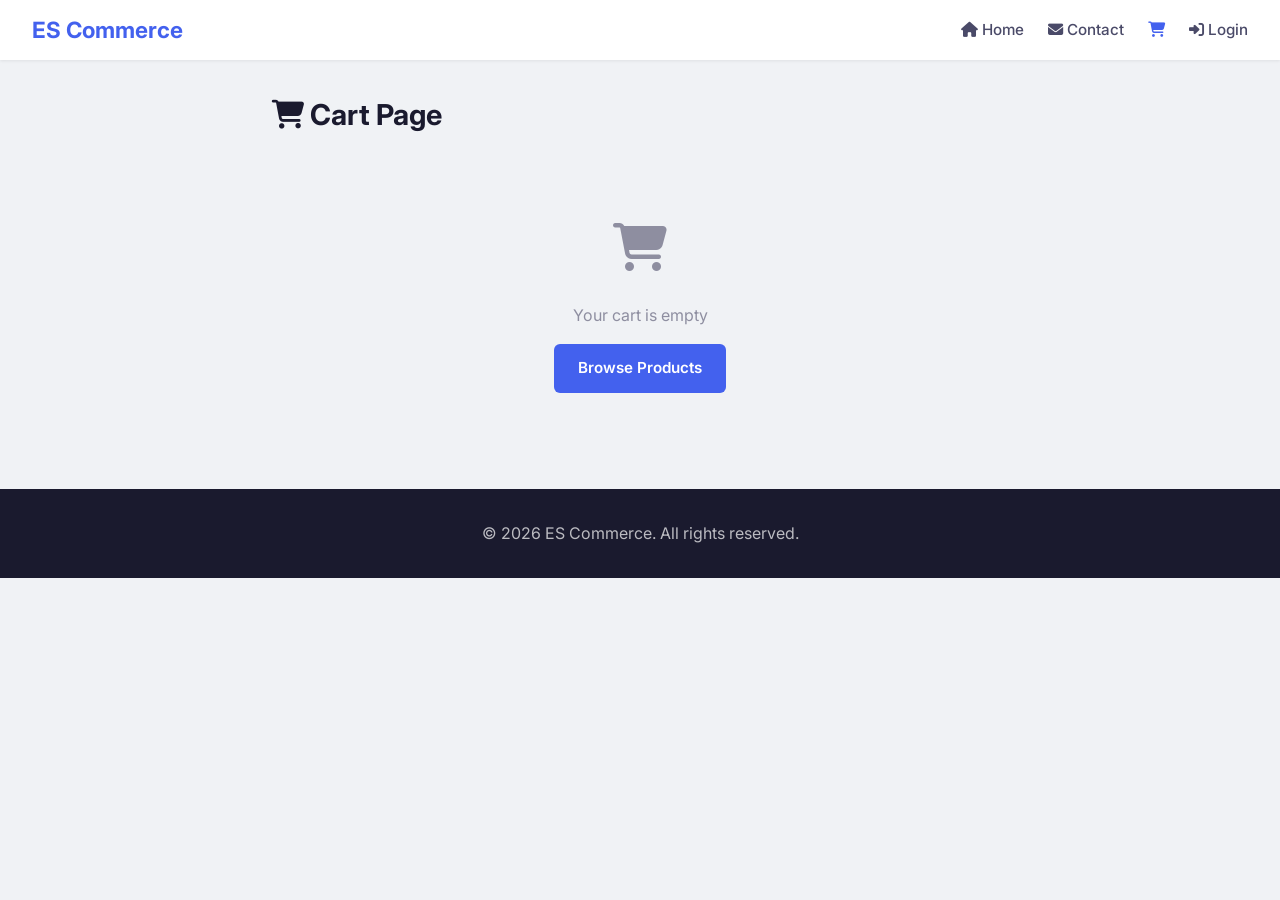
<file: cart.html>
<!DOCTYPE html>
<html lang="en">
<head>
  <meta charset="UTF-8">
  <meta name="viewport" content="width=device-width, initial-scale=1.0">
  <meta name="description" content="Your shopping cart - ES Commerce">
  <title>Cart - ES Commerce</title>
  <link href="https://fonts.googleapis.com/css2?family=Inter:wght@300;400;500;600;700&display=swap" rel="stylesheet">
  <link rel="stylesheet" href="css/styles.css">
  <link rel="stylesheet" href="https://cdnjs.cloudflare.com/ajax/libs/font-awesome/6.5.1/css/all.min.css">
</head>
<body>
  <nav id="main-nav"></nav>
  <div class="cart-page" id="cart-page">
    <h1><i class="fa-solid fa-cart-shopping"></i> Cart Page</h1>
    <div id="cart-items"></div>
    <div id="cart-summary"></div>
  </div>

  <footer class="main-footer">
    <p>&copy; 2026 ES Commerce. All rights reserved.</p>
  </footer>

  <script src="js/app.js"></script>
  <script>
    /** Initializes and renders the cart page. */
    function initCartPage() {
      NavBuilder.build();
      renderCart();
    }

    /** Renders all cart items and the total summary. */
    function renderCart() {
      const cart = CartManager.getCart();
      const itemsContainer = document.getElementById('cart-items');
      const summaryContainer = document.getElementById('cart-summary');

      if (cart.length === 0) {
        itemsContainer.innerHTML = `
          <div class="cart-empty">
            <span><i class="fa-solid fa-cart-shopping" style="font-size:3rem"></i></span>
            <p>Your cart is empty</p>
            <a href="index.html" class="btn btn-primary" style="margin-top:1rem">Browse Products</a>
          </div>`;
        summaryContainer.innerHTML = '';
        return;
      }

      itemsContainer.innerHTML = cart.map(item => {
        const product = ProductManager.getProductById(item.productId);
        if (!product) return '';
        const colorClass = ProductManager.getCategoryColor(product.category);
        return `
          <div class="cart-item">
            <div class="cart-item-icon ${colorClass}">
              <img src="${product.image}" alt="${product.name}">
            </div>
            <div class="cart-item-info">
              <h3>${product.name}</h3>
              <p class="price">${product.price}$</p>
            </div>
            <div class="cart-item-actions">
              <button class="quantity-btn" onclick="changeQty(${product.id}, -1)">
                <i class="fa-solid fa-minus"></i>
              </button>
              <span class="quantity-value">${item.quantity}</span>
              <button class="quantity-btn" onclick="changeQty(${product.id}, 1)">
                <i class="fa-solid fa-plus"></i>
              </button>
            </div>
            <button class="remove-btn" onclick="removeFromCart(${product.id})" title="Remove">
              <i class="fa-solid fa-xmark"></i>
            </button>
          </div>`;
      }).join('');

      const total = CartManager.getTotal();
      summaryContainer.innerHTML = `
        <div class="cart-total">
          <span class="total-label">Total Amount : ${total}$</span>
          <span class="total-amount">${total}$</span>
        </div>
        <div style="text-align:center;margin-top:1.5rem">
          <button class="btn btn-primary btn-lg" onclick="buyNow()" style="min-width:200px">
            <i class="fa-solid fa-bag-shopping"></i> Buy Now
          </button>
        </div>`;
    }

    /** Updates item quantity and re-renders cart. */
    function changeQty(productId, delta) {
      const cart = CartManager.getCart();
      const item = cart.find(i => i.productId === productId);
      if (item) {
        CartManager.updateQuantity(productId, item.quantity + delta);
        renderCart();
      }
    }

    /** Removes an item from cart and re-renders. */
    function removeFromCart(productId) {
      CartManager.removeItem(productId);
      renderCart();
      Toast.show('Item removed from cart', 'info');
    }

    /** Completes the purchase and redirects to order confirmation. */
    function buyNow() {
      if (CartManager.getCart().length === 0) return;
      CartManager.clearCart();
      window.location.href = 'order.html';
    }

    document.addEventListener('DOMContentLoaded', initCartPage);
  </script>
</body>
</html>
</file>
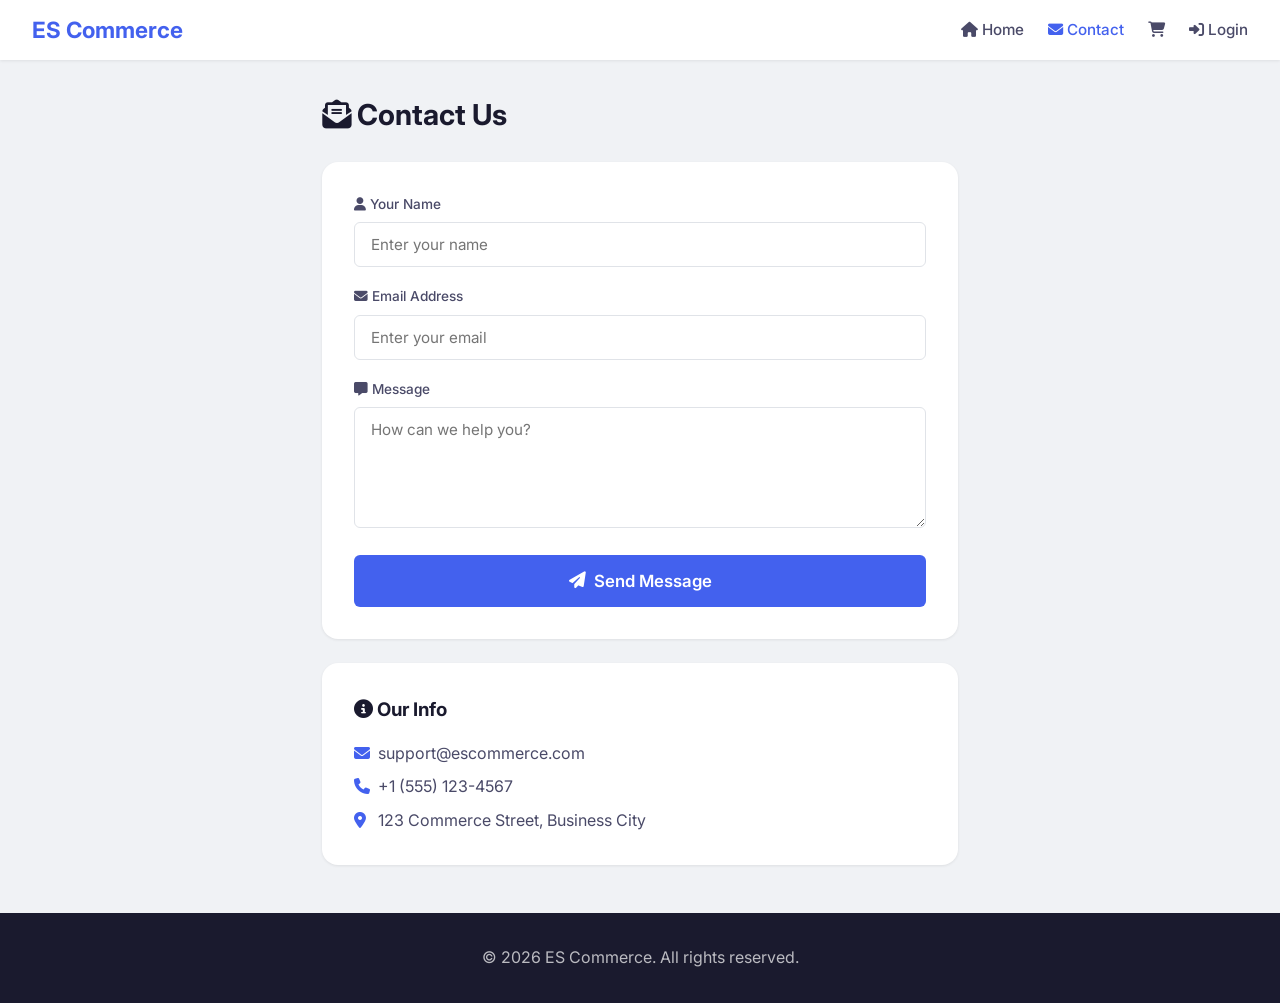
<file: contact.html>
<!DOCTYPE html>
<html lang="en">
<head>
  <meta charset="UTF-8">
  <meta name="viewport" content="width=device-width, initial-scale=1.0">
  <meta name="description" content="Contact us - ES Commerce">
  <title>Contact - ES Commerce</title>
  <link href="https://fonts.googleapis.com/css2?family=Inter:wght@300;400;500;600;700&display=swap" rel="stylesheet">
  <link rel="stylesheet" href="css/styles.css">
  <link rel="stylesheet" href="https://cdnjs.cloudflare.com/ajax/libs/font-awesome/6.5.1/css/all.min.css">
</head>
<body>
  <nav id="main-nav"></nav>

  <div class="contact-page">
    <h1><i class="fa-solid fa-envelope-open-text"></i> Contact Us</h1>
    <div class="contact-card">
      <form id="contact-form">
        <div class="form-group">
          <label for="contact-name"><i class="fa-solid fa-user"></i> Your Name</label>
          <input type="text" id="contact-name" placeholder="Enter your name" required>
          <span class="error-text">Name is required</span>
        </div>
        <div class="form-group">
          <label for="contact-email"><i class="fa-solid fa-envelope"></i> Email Address</label>
          <input type="email" id="contact-email" placeholder="Enter your email" required>
          <span class="error-text">Valid email is required</span>
        </div>
        <div class="form-group">
          <label for="contact-message"><i class="fa-solid fa-message"></i> Message</label>
          <textarea id="contact-message" rows="5" placeholder="How can we help you?" required></textarea>
          <span class="error-text">Message is required</span>
        </div>
        <button type="submit" class="btn btn-primary btn-lg btn-full">
          <i class="fa-solid fa-paper-plane"></i> Send Message
        </button>
      </form>
    </div>

    <div class="contact-card" style="margin-top:1.5rem">
      <h3 style="margin-bottom:1rem"><i class="fa-solid fa-circle-info"></i> Our Info</h3>
      <p style="color:var(--text-medium);margin-bottom:0.5rem">
        <i class="fa-solid fa-envelope" style="width:20px;color:var(--primary)"></i> support@escommerce.com
      </p>
      <p style="color:var(--text-medium);margin-bottom:0.5rem">
        <i class="fa-solid fa-phone" style="width:20px;color:var(--primary)"></i> +1 (555) 123-4567
      </p>
      <p style="color:var(--text-medium)">
        <i class="fa-solid fa-location-dot" style="width:20px;color:var(--primary)"></i> 123 Commerce Street, Business City
      </p>
    </div>
  </div>

  <footer class="main-footer">
    <p>&copy; 2026 ES Commerce. All rights reserved.</p>
  </footer>

  <script src="js/app.js"></script>
  <script>
    /** Initializes the contact page. */
    function initContactPage() {
      NavBuilder.build();

      document.getElementById('contact-form').addEventListener('submit', function(event) {
        event.preventDefault();
        FormValidator.clearErrors(this);

        const name = document.getElementById('contact-name');
        const email = document.getElementById('contact-email');
        const message = document.getElementById('contact-message');
        let valid = true;

        if (!FormValidator.validateRequired(name.value)) {
          FormValidator.showError(name, 'Name is required');
          valid = false;
        }
        if (!FormValidator.validateEmail(email.value)) {
          FormValidator.showError(email, 'Valid email is required');
          valid = false;
        }
        if (!FormValidator.validateRequired(message.value)) {
          FormValidator.showError(message, 'Message is required');
          valid = false;
        }
        if (!valid) return;

        Toast.show('Message sent! We\'ll get back to you soon.', 'success');
        this.reset();
      });
    }

    document.addEventListener('DOMContentLoaded', initContactPage);
  </script>
</body>
</html>
</file>
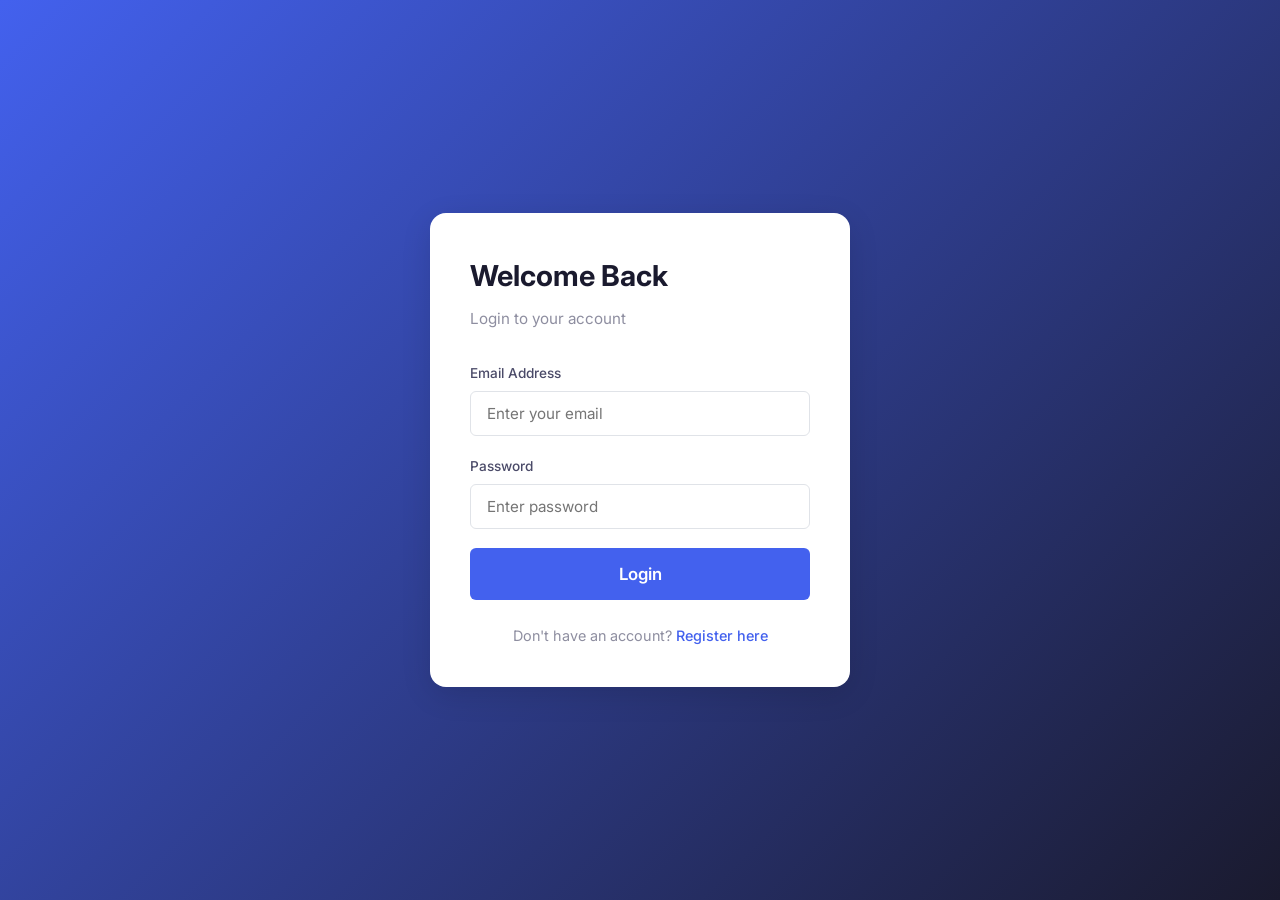
<file: login.html>
<!DOCTYPE html>
<html lang="en">
<head>
  <meta charset="UTF-8">
  <meta name="viewport" content="width=device-width, initial-scale=1.0">
  <meta name="description" content="Log in to your ES Commerce account.">
  <title>Login - ES Commerce</title>
  <link href="https://fonts.googleapis.com/css2?family=Inter:wght@300;400;500;600;700&display=swap" rel="stylesheet">
  <link rel="stylesheet" href="css/styles.css">
  <link rel="stylesheet" href="https://cdnjs.cloudflare.com/ajax/libs/font-awesome/6.5.1/css/all.min.css">
</head>
<body class="auth-page">
  <div class="auth-card">
    <h1>Welcome Back</h1>
    <p class="subtitle">Login to your account</p>
    <form id="login-form">
      <div class="form-group">
        <label for="login-email">Email Address</label>
        <input type="email" id="login-email" placeholder="Enter your email" required>
        <span class="error-text">Valid email is required</span>
      </div>
      <div class="form-group">
        <label for="login-password">Password</label>
        <input type="password" id="login-password" placeholder="Enter password" required>
        <span class="error-text">Password is required</span>
      </div>
      <button type="submit" class="btn btn-primary btn-full btn-lg">Login</button>
    </form>
    <div class="auth-links">
      Don't have an account? <a href="register.html">Register here</a>
    </div>
  </div>

  <script src="js/app.js"></script>
  <script>
    /** Handles login form submission with validation. */
    document.getElementById('login-form').addEventListener('submit', function(event) {
      event.preventDefault();
      FormValidator.clearErrors(this);

      const email = document.getElementById('login-email');
      const password = document.getElementById('login-password');
      let valid = true;

      if (!FormValidator.validateEmail(email.value)) {
        FormValidator.showError(email, 'Please enter a valid email');
        valid = false;
      }
      if (!FormValidator.validateRequired(password.value)) {
        FormValidator.showError(password, 'Password is required');
        valid = false;
      }
      if (!valid) return;

      const result = AuthManager.login(email.value, password.value);
      if (result.success) {
        Toast.show('Login successful! Redirecting...', 'success');
        setTimeout(() => window.location.href = 'index.html', 1000);
      } else {
        Toast.show(result.message, 'error');
      }
    });
  </script>
</body>
</html>
</file>
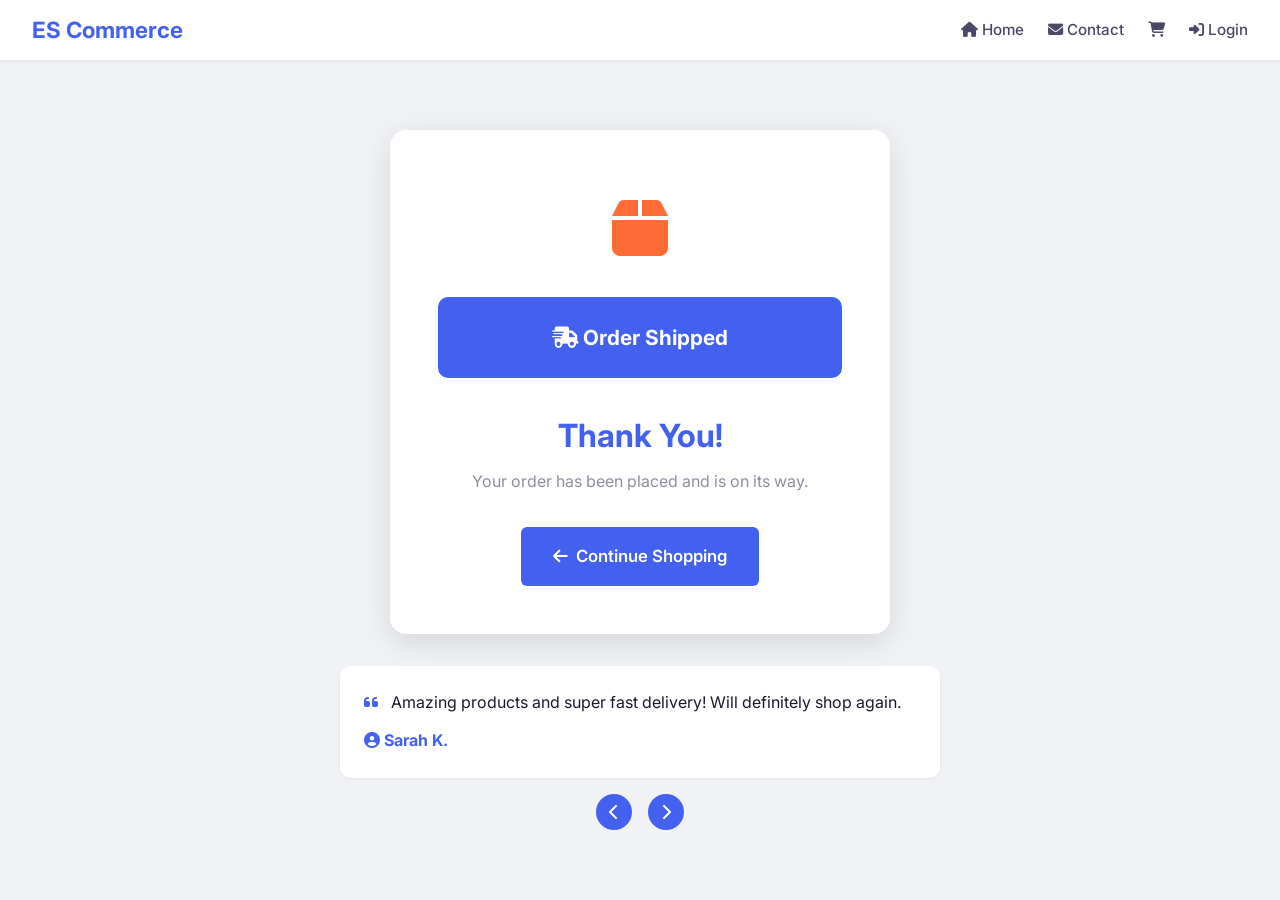
<file: order.html>
<!DOCTYPE html>
<html lang="en">
<head>
  <meta charset="UTF-8">
  <meta name="viewport" content="width=device-width, initial-scale=1.0">
  <meta name="description" content="Order confirmation - ES Commerce">
  <title>Order Shipped - ES Commerce</title>
  <link href="https://fonts.googleapis.com/css2?family=Inter:wght@300;400;500;600;700&display=swap" rel="stylesheet">
  <link rel="stylesheet" href="css/styles.css">
  <link rel="stylesheet" href="https://cdnjs.cloudflare.com/ajax/libs/font-awesome/6.5.1/css/all.min.css">
</head>
<body>
  <nav id="main-nav"></nav>

  <div class="order-page">
    <div class="order-card">
      <div class="icon"><i class="fa-solid fa-box" style="color:var(--accent)"></i></div>
      <div class="order-shipped-banner">
        <i class="fa-solid fa-truck-fast"></i> Order Shipped
      </div>
      <h1>Thank You!</h1>
      <p>Your order has been placed and is on its way.</p>
      <a href="index.html" class="btn btn-primary btn-lg">
        <i class="fa-solid fa-arrow-left"></i> Continue Shopping
      </a>
    </div>

    <!-- Testimonial Slider -->
    <div class="testimonial-slider" id="testimonial-slider">
      <div class="testimonial-card active">
        <p><i class="fa-solid fa-quote-left" style="color:var(--primary);margin-right:0.5rem"></i>
          Amazing products and super fast delivery! Will definitely shop again.</p>
        <strong style="margin-top:0.8rem;display:block;color:var(--primary)">
          <i class="fa-solid fa-user-circle"></i> Sarah K.
        </strong>
      </div>
      <div class="testimonial-card">
        <p><i class="fa-solid fa-quote-left" style="color:var(--primary);margin-right:0.5rem"></i>
          Great prices and the quality exceeded my expectations. Highly recommend!</p>
        <strong style="margin-top:0.8rem;display:block;color:var(--primary)">
          <i class="fa-solid fa-user-circle"></i> Ahmed M.
        </strong>
      </div>
      <div class="testimonial-card">
        <p><i class="fa-solid fa-quote-left" style="color:var(--primary);margin-right:0.5rem"></i>
          Customer service was outstanding. They resolved my issue in minutes.</p>
        <strong style="margin-top:0.8rem;display:block;color:var(--primary)">
          <i class="fa-solid fa-user-circle"></i> Lisa R.
        </strong>
      </div>
      <div class="testimonial-nav">
        <button id="test-prev"><i class="fa-solid fa-chevron-left"></i></button>
        <button id="test-next"><i class="fa-solid fa-chevron-right"></i></button>
      </div>
    </div>
  </div>

  <script src="js/app.js"></script>
  <script>
    let currentTestimonial = 0;

    /** Initializes order page and testimonial slider. */
    function initOrderPage() {
      NavBuilder.build();
      const cards = document.querySelectorAll('.testimonial-card');
      document.getElementById('test-prev').addEventListener('click', () => navigateTestimonial(cards, -1));
      document.getElementById('test-next').addEventListener('click', () => navigateTestimonial(cards, 1));
    }

    /** Navigates testimonial cards by direction (-1 or 1). */
    function navigateTestimonial(cards, direction) {
      cards[currentTestimonial].classList.remove('active');
      currentTestimonial = (currentTestimonial + direction + cards.length) % cards.length;
      cards[currentTestimonial].classList.add('active');
    }

    document.addEventListener('DOMContentLoaded', initOrderPage);
  </script>
</body>
</html>
</file>
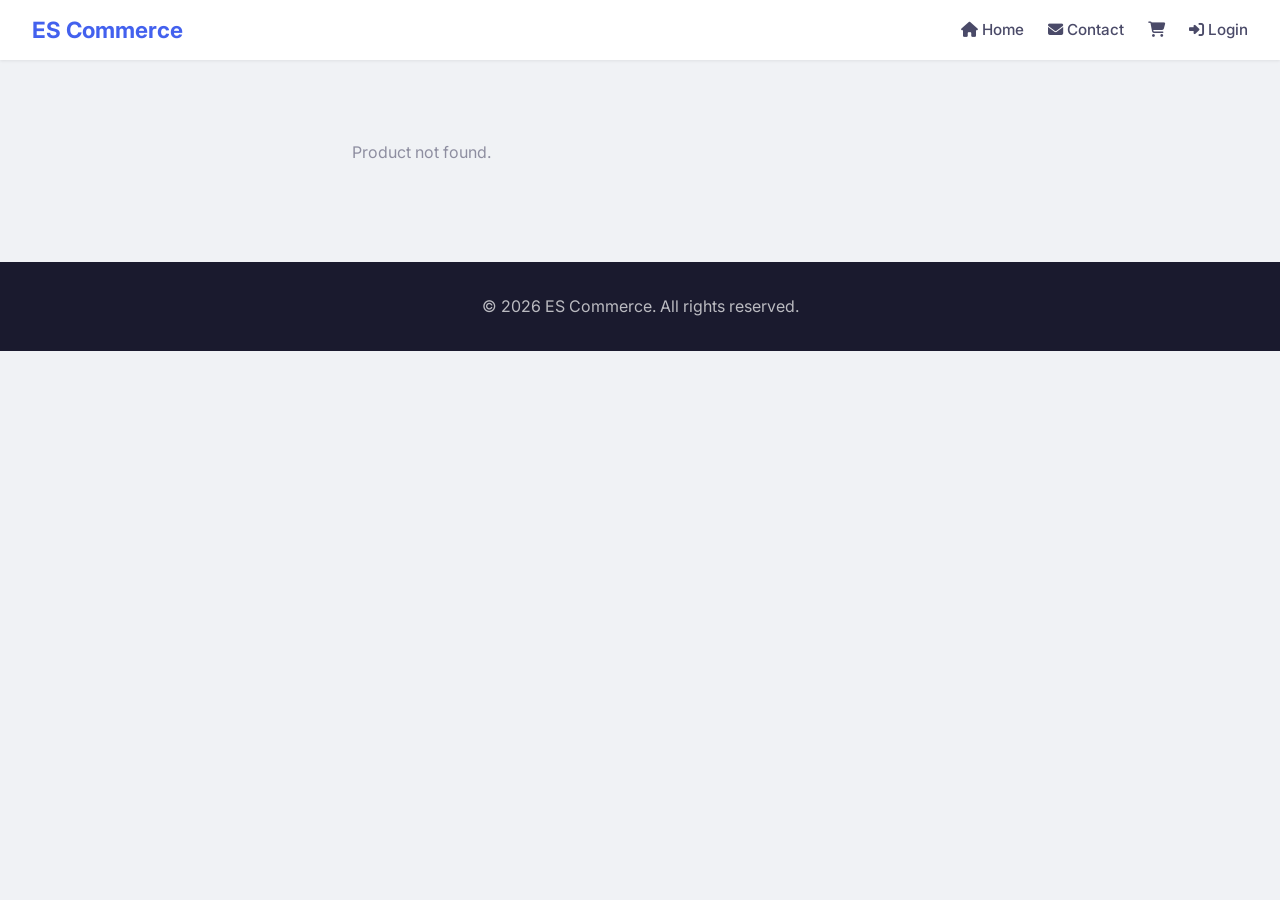
<file: product.html>
<!DOCTYPE html>
<html lang="en">
<head>
  <meta charset="UTF-8">
  <meta name="viewport" content="width=device-width, initial-scale=1.0">
  <meta name="description" content="Product details - ES Commerce">
  <title>Product Details - ES Commerce</title>
  <link href="https://fonts.googleapis.com/css2?family=Inter:wght@300;400;500;600;700&display=swap" rel="stylesheet">
  <link rel="stylesheet" href="css/styles.css">
  <link rel="stylesheet" href="https://cdnjs.cloudflare.com/ajax/libs/font-awesome/6.5.1/css/all.min.css">
</head>
<body>
  <nav id="main-nav"></nav>
  <div class="product-detail" id="product-detail"></div>

  <footer class="main-footer">
    <p>&copy; 2026 ES Commerce. All rights reserved.</p>
  </footer>

  <script src="js/app.js"></script>
  <script>
    let selectedQuantity = 1;

    /** Loads and renders the product based on URL query param. */
    function initProductPage() {
      NavBuilder.build();
      const params = new URLSearchParams(window.location.search);
      const productId = params.get('id');
      const product = ProductManager.getProductById(productId);

      if (!product) {
        document.getElementById('product-detail').innerHTML =
          '<p style="text-align:center;padding:3rem;color:var(--text-light)">Product not found.</p>';
        return;
      }

      document.title = `${product.name} - ES Commerce`;
      const colorClass = ProductManager.getCategoryColor(product.category);

      document.getElementById('product-detail').innerHTML = `
        <div class="product-detail-image ${colorClass}">
          <img src="${product.image}" alt="${product.name}">
        </div>
        <div class="product-detail-info">
          <h1>${product.name}</h1>
          <div class="detail-row">
            <span class="detail-label">Product Name</span>
            <span class="detail-value">: ${product.name}</span>
          </div>
          <div class="detail-row">
            <span class="detail-label">Price</span>
            <span class="detail-value price">: ${product.price}$</span>
          </div>
          <div class="detail-row">
            <span class="detail-label">Category</span>
            <span class="detail-value">: ${product.category}</span>
          </div>
          <div class="detail-row">
            <span class="detail-label">Description</span>
            <span class="detail-value">: ${product.description}</span>
          </div>
          <div class="detail-row">
            <span class="detail-label">Quantity</span>
            <div class="quantity-control">
              <button class="quantity-btn" id="qty-minus"><i class="fa-solid fa-minus"></i></button>
              <span class="quantity-value" id="qty-display">1</span>
              <button class="quantity-btn" id="qty-plus"><i class="fa-solid fa-plus"></i></button>
            </div>
          </div>
          <button class="btn btn-accent btn-lg btn-full" id="add-to-cart-btn">
            <i class="fa-solid fa-cart-plus"></i> Add To Cart
          </button>
        </div>
      `;

      document.getElementById('qty-minus').addEventListener('click', () => updateQuantity(-1));
      document.getElementById('qty-plus').addEventListener('click', () => updateQuantity(1));
      document.getElementById('add-to-cart-btn').addEventListener('click', () => {
        CartManager.addItem(product.id, selectedQuantity);
        Toast.show(`Added ${selectedQuantity}x ${product.name} to cart!`, 'success');
      });
    }

    /** Updates the quantity display, clamped to minimum of 1. */
    function updateQuantity(delta) {
      selectedQuantity = Math.max(1, selectedQuantity + delta);
      document.getElementById('qty-display').textContent = selectedQuantity;
    }

    document.addEventListener('DOMContentLoaded', initProductPage);
  </script>
</body>
</html>
</file>
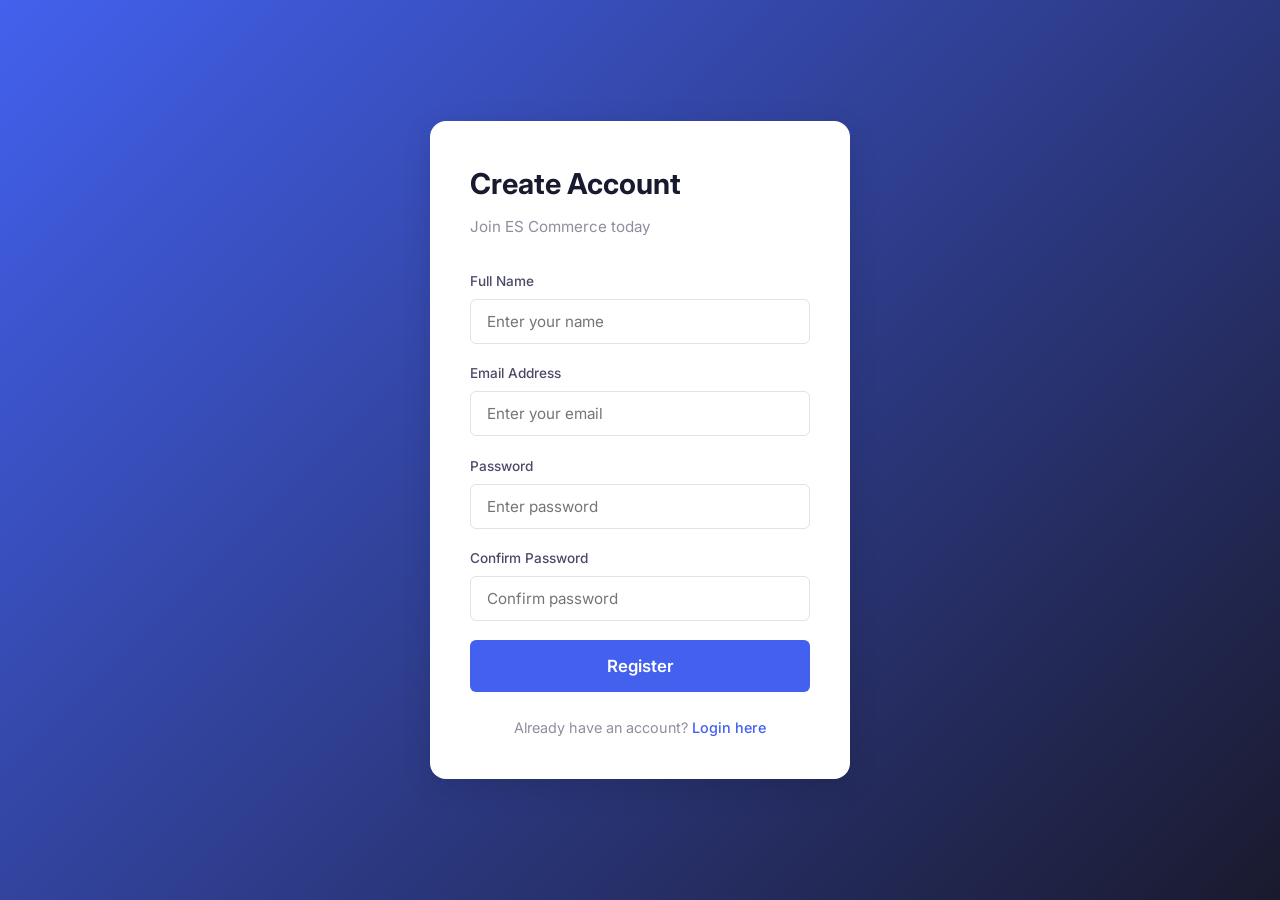
<file: register.html>
<!DOCTYPE html>
<html lang="en">
<head>
  <meta charset="UTF-8">
  <meta name="viewport" content="width=device-width, initial-scale=1.0">
  <meta name="description" content="Create an ES Commerce account to start shopping.">
  <title>Register - ES Commerce</title>
  <link href="https://fonts.googleapis.com/css2?family=Inter:wght@300;400;500;600;700&display=swap" rel="stylesheet">
  <link rel="stylesheet" href="css/styles.css">
  <link rel="stylesheet" href="https://cdnjs.cloudflare.com/ajax/libs/font-awesome/6.5.1/css/all.min.css">
</head>
<body class="auth-page">
  <div class="auth-card">
    <h1>Create Account</h1>
    <p class="subtitle">Join ES Commerce today</p>
    <form id="register-form">
      <div class="form-group">
        <label for="reg-name">Full Name</label>
        <input type="text" id="reg-name" placeholder="Enter your name" required>
        <span class="error-text">Name is required</span>
      </div>
      <div class="form-group">
        <label for="reg-email">Email Address</label>
        <input type="email" id="reg-email" placeholder="Enter your email" required>
        <span class="error-text">Valid email is required</span>
      </div>
      <div class="form-group">
        <label for="reg-password">Password</label>
        <input type="password" id="reg-password" placeholder="Enter password" required>
        <span class="error-text">Password must be at least 6 characters</span>
      </div>
      <div class="form-group">
        <label for="reg-confirm">Confirm Password</label>
        <input type="password" id="reg-confirm" placeholder="Confirm password" required>
        <span class="error-text">Passwords do not match</span>
      </div>
      <button type="submit" class="btn btn-primary btn-full btn-lg">Register</button>
    </form>
    <div class="auth-links">
      Already have an account? <a href="login.html">Login here</a>
    </div>
  </div>

  <script src="js/app.js"></script>
  <script>
    /** Handles the register form submission with full validation. */
    document.getElementById('register-form').addEventListener('submit', function(event) {
      event.preventDefault();
      FormValidator.clearErrors(this);

      const name = document.getElementById('reg-name');
      const email = document.getElementById('reg-email');
      const password = document.getElementById('reg-password');
      const confirm = document.getElementById('reg-confirm');
      let valid = true;

      if (!FormValidator.validateRequired(name.value)) {
        FormValidator.showError(name, 'Name is required');
        valid = false;
      }
      if (!FormValidator.validateEmail(email.value)) {
        FormValidator.showError(email, 'Please enter a valid email');
        valid = false;
      }
      if (!FormValidator.validateMinLength(password.value, 6)) {
        FormValidator.showError(password, 'Password must be at least 6 characters');
        valid = false;
      }
      if (!FormValidator.validateMatch(password.value, confirm.value)) {
        FormValidator.showError(confirm, 'Passwords do not match');
        valid = false;
      }
      if (!valid) return;

      const result = AuthManager.register(name.value, email.value, password.value);
      if (result.success) {
        Toast.show('Account created! Redirecting to login...', 'success');
        setTimeout(() => window.location.href = 'login.html', 1500);
      } else {
        Toast.show(result.message, 'error');
      }
    });
  </script>
</body>
</html>
</file>
<file: css/styles.css>
/* ===========================================
   ES Commerce - Design System & Global Styles
   =========================================== */

:root {
  --primary: #4361ee;
  --primary-hover: #3a56d4;
  --accent: #ff6b35;
  --accent-hover: #e85d2a;
  --bg: #f0f2f5;
  --bg-white: #ffffff;
  --text-dark: #1a1a2e;
  --text-medium: #4a4a68;
  --text-light: #8e8ea0;
  --border: #e0e3e8;
  --success: #27ae60;
  --danger: #e74c3c;
  --shadow-sm: 0 1px 3px rgba(0,0,0,0.08);
  --shadow-md: 0 4px 12px rgba(0,0,0,0.1);
  --shadow-lg: 0 8px 30px rgba(0,0,0,0.12);
  --radius-sm: 6px;
  --radius-md: 10px;
  --radius-lg: 16px;
  --font: 'Inter', sans-serif;
  --transition: all 0.3s ease;
}

*, *::before, *::after { margin: 0; padding: 0; box-sizing: border-box; }

body {
  font-family: var(--font);
  background: var(--bg);
  color: var(--text-dark);
  line-height: 1.6;
  min-height: 100vh;
}

a { text-decoration: none; color: inherit; }
ul { list-style: none; }
img { max-width: 100%; display: block; }
button { cursor: pointer; border: none; font-family: inherit; }
input, select, textarea { font-family: inherit; }

/* ---- Navigation ---- */
.main-nav {
  display: flex;
  align-items: center;
  justify-content: space-between;
  padding: 0 2rem;
  height: 60px;
  background: var(--bg-white);
  box-shadow: var(--shadow-sm);
  position: sticky;
  top: 0;
  z-index: 100;
}

.nav-brand { font-size: 1.4rem; font-weight: 700; color: var(--primary); }

.nav-links { display: flex; align-items: center; gap: 1.5rem; }

.nav-links a {
  color: var(--text-medium);
  font-weight: 500;
  font-size: 0.95rem;
  transition: var(--transition);
}

.nav-links a:hover, .nav-links a.active { color: var(--primary); }

.nav-cart { position: relative; }

.cart-badge {
  position: absolute;
  top: -8px;
  right: -12px;
  background: var(--accent);
  color: white;
  font-size: 0.7rem;
  width: 18px;
  height: 18px;
  border-radius: 50%;
  display: flex;
  align-items: center;
  justify-content: center;
  font-weight: 600;
}

/* ---- Auth Pages ---- */
.auth-page {
  display: flex;
  align-items: center;
  justify-content: center;
  min-height: 100vh;
  background: linear-gradient(135deg, #4361ee 0%, #1a1a2e 100%);
  padding: 2rem;
}

.auth-card {
  background: var(--bg-white);
  border-radius: var(--radius-lg);
  padding: 2.5rem;
  width: 100%;
  max-width: 420px;
  box-shadow: var(--shadow-lg);
}

.auth-card h1 { font-size: 1.8rem; margin-bottom: 0.5rem; }
.auth-card .subtitle { color: var(--text-light); margin-bottom: 2rem; font-size: 0.95rem; }

.form-group { margin-bottom: 1.2rem; }
.form-group label { display: block; font-size: 0.85rem; font-weight: 500; color: var(--text-medium); margin-bottom: 0.4rem; }

.form-group input,
.form-group textarea,
.form-group select {
  width: 100%;
  padding: 0.75rem 1rem;
  border: 1.5px solid var(--border);
  border-radius: var(--radius-sm);
  font-size: 0.95rem;
  transition: var(--transition);
  background: var(--bg-white);
  color: var(--text-dark);
}

.form-group input:focus,
.form-group textarea:focus,
.form-group select:focus {
  outline: none;
  border-color: var(--primary);
  box-shadow: 0 0 0 3px rgba(67, 97, 238, 0.15);
}

.form-group .error-text { color: var(--danger); font-size: 0.8rem; margin-top: 0.3rem; display: none; }
.form-group.error input { border-color: var(--danger); }
.form-group.error .error-text { display: block; }

.auth-links { text-align: center; margin-top: 1.5rem; font-size: 0.9rem; color: var(--text-light); }
.auth-links a { color: var(--primary); font-weight: 500; }
.auth-links a:hover { text-decoration: underline; }

/* ---- Buttons ---- */
.btn {
  display: inline-flex;
  align-items: center;
  justify-content: center;
  gap: 0.5rem;
  padding: 0.75rem 1.5rem;
  border-radius: var(--radius-sm);
  font-weight: 600;
  font-size: 0.95rem;
  transition: var(--transition);
  border: none;
}

.btn-primary { background: var(--primary); color: white; }
.btn-primary:hover { background: var(--primary-hover); transform: translateY(-1px); box-shadow: var(--shadow-md); }
.btn-accent { background: var(--accent); color: white; }
.btn-accent:hover { background: var(--accent-hover); transform: translateY(-1px); box-shadow: var(--shadow-md); }
.btn-outline { background: transparent; border: 1.5px solid var(--border); color: var(--text-medium); }
.btn-outline:hover { border-color: var(--primary); color: var(--primary); }
.btn-full { width: 100%; }
.btn-lg { padding: 1rem 2rem; font-size: 1.05rem; }

/* ---- Hero Slider ---- */
.hero-slider {
  position: relative;
  height: 350px;
  overflow: hidden;
  border-radius: var(--radius-lg);
  margin: 1.5rem 2rem;
}

.slide {
  position: absolute;
  inset: 0;
  display: flex;
  align-items: center;
  justify-content: center;
  flex-direction: column;
  gap: 1rem;
  padding: 2rem;
  opacity: 0;
  transition: opacity 0.8s ease;
}

.slide.active { opacity: 1; }

.slide h2 { font-size: 2.2rem; color: white; text-align: center; text-shadow: 0 2px 8px rgba(0,0,0,0.3); }
.slide p { color: rgba(255,255,255,0.9); font-size: 1.1rem; text-align: center; }
.slide-1 { background: linear-gradient(135deg, #4361ee, #3a0ca3); }
.slide-2 { background: linear-gradient(135deg, #f72585, #b5179e); }
.slide-3 { background: linear-gradient(135deg, #ff6b35, #e85d2a); }

.slider-dots { position: absolute; bottom: 1rem; left: 50%; transform: translateX(-50%); display: flex; gap: 0.5rem; }
.slider-dot { width: 10px; height: 10px; border-radius: 50%; background: rgba(255,255,255,0.5); cursor: pointer; transition: var(--transition); border: none; }
.slider-dot.active { background: white; transform: scale(1.3); }

/* ---- Products Section ---- */
.products-section { padding: 2rem; }
.section-title { font-size: 1.6rem; font-weight: 700; margin-bottom: 1.5rem; }

.products-layout { display: flex; gap: 2rem; }

.filter-sidebar { width: 200px; flex-shrink: 0; }
.filter-sidebar h3 { font-size: 1rem; font-weight: 600; margin-bottom: 0.8rem; }

.category-list button {
  display: block;
  width: 100%;
  text-align: left;
  padding: 0.6rem 1rem;
  background: none;
  border-radius: var(--radius-sm);
  font-size: 0.9rem;
  color: var(--text-medium);
  transition: var(--transition);
  margin-bottom: 0.3rem;
}

.category-list button:hover, .category-list button.active { background: var(--primary); color: white; }

.filter-bar { display: flex; gap: 0.8rem; margin-bottom: 1.5rem; flex-wrap: wrap; }
.filter-bar select {
  padding: 0.5rem 1rem;
  border: 1.5px solid var(--border);
  border-radius: var(--radius-sm);
  font-size: 0.85rem;
  background: var(--bg-white);
  color: var(--text-medium);
}

.products-grid {
  display: grid;
  grid-template-columns: repeat(auto-fill, minmax(220px, 1fr));
  gap: 1.5rem;
  flex: 1;
}

/* ---- Product Card ---- */
.product-card {
  background: var(--bg-white);
  border-radius: var(--radius-md);
  overflow: hidden;
  box-shadow: var(--shadow-sm);
  transition: var(--transition);
  cursor: pointer;
}

.product-card:hover { transform: translateY(-4px); box-shadow: var(--shadow-md); }

.product-card-image {
  height: 180px;
  display: flex;
  align-items: center;
  justify-content: center;
  font-size: 3.5rem;
  overflow: hidden;
}

.product-card-image img {
  width: 100%;
  height: 100%;
  object-fit: cover;
  transition: transform 0.3s ease;
}

.product-card:hover .product-card-image img {
  transform: scale(1.05);
}

.product-detail-image img {
  width: 100%;
  height: 100%;
  object-fit: cover;
  border-radius: var(--radius-lg);
}

.cart-item-icon img {
  width: 100%;
  height: 100%;
  object-fit: cover;
  border-radius: var(--radius-sm);
}

.product-card-body { padding: 1rem; }
.product-card-body h3 { font-size: 0.95rem; font-weight: 600; margin-bottom: 0.3rem; }
.product-card-body .price { font-size: 1.1rem; font-weight: 700; color: var(--primary); }

.product-card-actions { display: flex; gap: 0.5rem; padding: 0 1rem 1rem; }
.product-card-actions button {
  flex: 1;
  padding: 0.5rem;
  border-radius: var(--radius-sm);
  font-size: 0.8rem;
  font-weight: 500;
  transition: var(--transition);
}

.cat-school { background: linear-gradient(135deg, #dbeafe, #bfdbfe); }
.cat-clothes { background: linear-gradient(135deg, #fce7f3, #fbcfe8); }
.cat-makeup { background: linear-gradient(135deg, #fef3c7, #fde68a); }
.cat-phones { background: linear-gradient(135deg, #d1fae5, #a7f3d0); }

/* ---- Product Detail ---- */
.product-detail {
  max-width: 900px;
  margin: 2rem auto;
  padding: 0 2rem;
  display: grid;
  grid-template-columns: 1fr 1fr;
  gap: 2.5rem;
}

.product-detail-image {
  height: 400px;
  border-radius: var(--radius-lg);
  display: flex;
  align-items: center;
  justify-content: center;
  font-size: 6rem;
}

.product-detail-info h1 { font-size: 1.8rem; margin-bottom: 1rem; }

.detail-row { display: flex; margin-bottom: 0.8rem; font-size: 1rem; }
.detail-label { font-weight: 600; width: 120px; color: var(--text-medium); }
.detail-value { color: var(--text-dark); }
.detail-value.price { font-size: 1.3rem; font-weight: 700; color: var(--primary); }

.quantity-control { display: flex; align-items: center; gap: 0.8rem; margin: 1.5rem 0; }
.quantity-btn {
  width: 36px;
  height: 36px;
  border-radius: var(--radius-sm);
  background: var(--bg);
  border: 1.5px solid var(--border);
  font-size: 1.2rem;
  display: flex;
  align-items: center;
  justify-content: center;
  transition: var(--transition);
}
.quantity-btn:hover { border-color: var(--primary); color: var(--primary); }
.quantity-value { font-size: 1.1rem; font-weight: 600; min-width: 30px; text-align: center; }

/* ---- Cart Page ---- */
.cart-page { max-width: 800px; margin: 2rem auto; padding: 0 2rem; }
.cart-page h1 { font-size: 1.8rem; margin-bottom: 1.5rem; }

.cart-item {
  display: flex;
  align-items: center;
  gap: 1.5rem;
  padding: 1.2rem;
  background: var(--bg-white);
  border-radius: var(--radius-md);
  box-shadow: var(--shadow-sm);
  margin-bottom: 1rem;
}

.cart-item-icon {
  width: 60px;
  height: 60px;
  border-radius: var(--radius-sm);
  display: flex;
  align-items: center;
  justify-content: center;
  font-size: 1.8rem;
  flex-shrink: 0;
}

.cart-item-info { flex: 1; }
.cart-item-info h3 { font-size: 1rem; font-weight: 600; }
.cart-item-info .price { font-size: 0.9rem; color: var(--text-light); }
.cart-item-actions { display: flex; align-items: center; gap: 0.6rem; }

.cart-total {
  display: flex;
  justify-content: space-between;
  align-items: center;
  padding: 1.5rem;
  background: var(--bg-white);
  border-radius: var(--radius-md);
  box-shadow: var(--shadow-sm);
  margin-top: 1.5rem;
}

.cart-total .total-label { font-size: 1.1rem; font-weight: 600; color: var(--accent); }
.cart-total .total-amount { font-size: 1.4rem; font-weight: 700; color: var(--primary); }
.cart-empty { text-align: center; padding: 3rem; color: var(--text-light); }
.cart-empty span { font-size: 3rem; display: block; margin-bottom: 1rem; }

.remove-btn {
  background: none;
  color: var(--danger);
  font-size: 1.2rem;
  padding: 0.3rem;
  transition: var(--transition);
}
.remove-btn:hover { transform: scale(1.2); }

/* ---- Order Page ---- */
.order-page {
  display: flex;
  flex-direction: column;
  align-items: center;
  justify-content: center;
  min-height: calc(100vh - 60px);
  padding: 2rem;
}

.order-card {
  background: var(--bg-white);
  border-radius: var(--radius-lg);
  padding: 3rem;
  text-align: center;
  box-shadow: var(--shadow-lg);
  max-width: 500px;
  width: 100%;
}

.order-card .icon { font-size: 4rem; margin-bottom: 1rem; }
.order-card h1 { font-size: 2rem; color: var(--primary); margin-bottom: 0.5rem; }
.order-card p { color: var(--text-light); margin-bottom: 2rem; }

.order-shipped-banner {
  background: var(--primary);
  color: white;
  padding: 1.5rem;
  border-radius: var(--radius-md);
  font-size: 1.3rem;
  font-weight: 700;
  margin-bottom: 2rem;
}

.testimonial-slider { margin-top: 2rem; max-width: 600px; width: 100%; position: relative; }
.testimonial-card {
  background: var(--bg-white);
  padding: 1.5rem;
  border-radius: var(--radius-md);
  box-shadow: var(--shadow-sm);
  display: none;
}
.testimonial-card.active { display: block; }

.testimonial-nav {
  display: flex;
  justify-content: center;
  gap: 1rem;
  margin-top: 1rem;
}

.testimonial-nav button {
  width: 36px;
  height: 36px;
  border-radius: 50%;
  background: var(--primary);
  color: white;
  font-size: 1rem;
  transition: var(--transition);
}
.testimonial-nav button:hover { background: var(--primary-hover); }

/* ---- Contact Page ---- */
.contact-page { max-width: 700px; margin: 2rem auto; padding: 0 2rem; }
.contact-page h1 { font-size: 1.8rem; margin-bottom: 1.5rem; }
.contact-card {
  background: var(--bg-white);
  border-radius: var(--radius-lg);
  padding: 2rem;
  box-shadow: var(--shadow-sm);
}

/* ---- Footer ---- */
.main-footer {
  background: var(--text-dark);
  color: rgba(255,255,255,0.7);
  padding: 2rem;
  text-align: center;
  margin-top: 3rem;
}
.main-footer a { color: var(--primary); }

/* ---- Toast ---- */
.toast {
  position: fixed;
  bottom: 2rem;
  right: 2rem;
  padding: 1rem 1.5rem;
  border-radius: var(--radius-sm);
  color: white;
  font-weight: 500;
  box-shadow: var(--shadow-lg);
  transform: translateX(120%);
  transition: transform 0.3s ease;
  z-index: 1000;
}
.toast.show { transform: translateX(0); }
.toast.success { background: var(--success); }
.toast.error { background: var(--danger); }
.toast.info { background: var(--primary); }

/* ---- Responsive ---- */
@media (max-width: 768px) {
  .products-layout { flex-direction: column; }
  .filter-sidebar { width: 100%; }
  .product-detail { grid-template-columns: 1fr; }
  .hero-slider { height: 250px; margin: 1rem; }
  .hero-slider h2 { font-size: 1.5rem; }
  .main-nav { padding: 0 1rem; }
  .nav-links { gap: 1rem; font-size: 0.85rem; }
  .cart-item { flex-wrap: wrap; }
}
</file>
